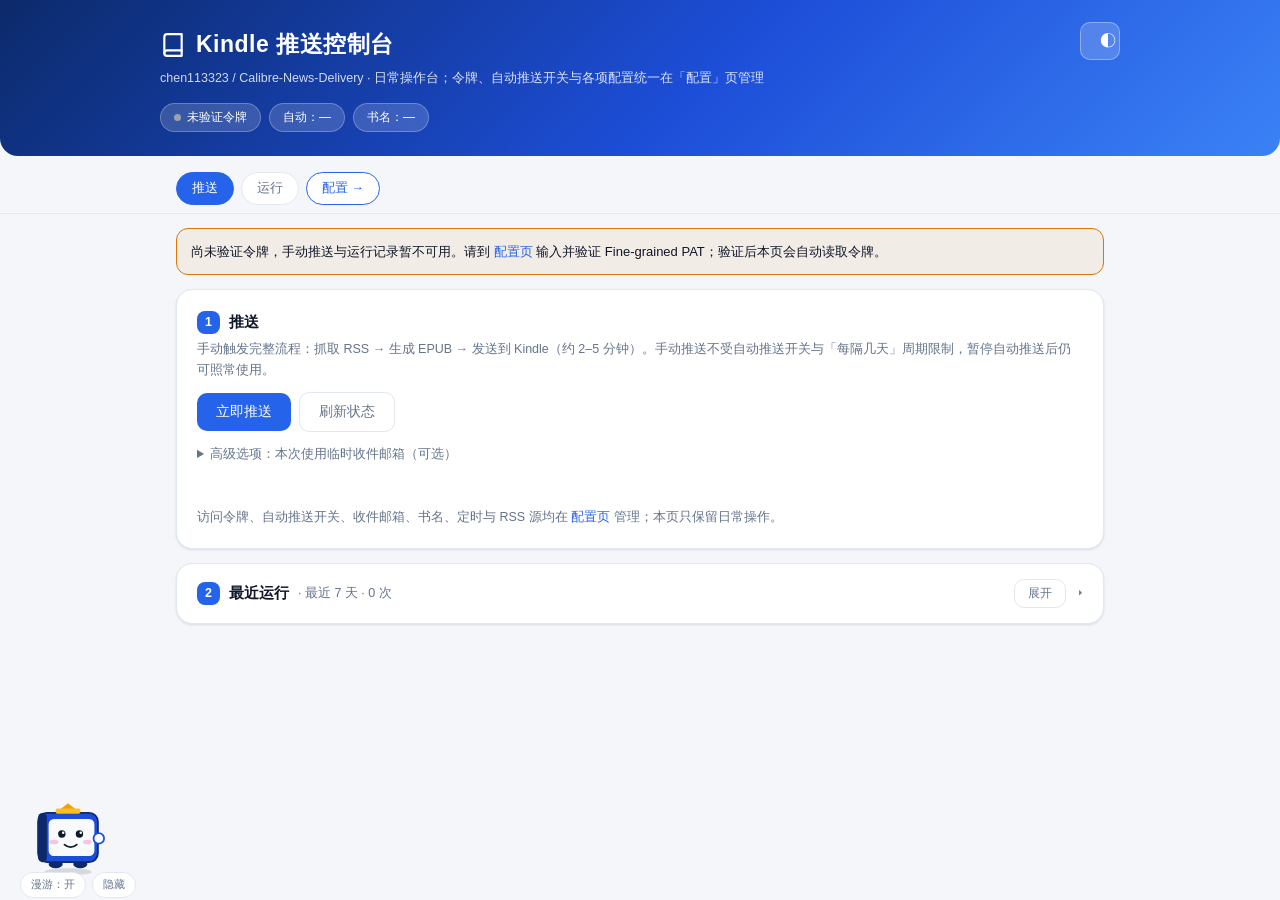
<file: index.html>
<!DOCTYPE html>
<html lang="zh-CN">
<head>
<meta charset="utf-8">
<meta name="viewport" content="width=device-width, initial-scale=1">
<title>Kindle 推送控制台</title>
<link rel="stylesheet" href="console.css">
<link rel="stylesheet" href="pet.css">
</head>
<body>
<div class="hero">
  <div class="wrap">
    <button class="theme-btn" id="theme-toggle" title="切换深浅主题">◐</button>
    <h1><svg width="26" height="26" viewBox="0 0 24 24" fill="none" stroke="currentColor" stroke-width="2" stroke-linecap="round" stroke-linejoin="round"><path d="M4 19.5A2.5 2.5 0 0 1 6.5 17H20"/><path d="M6.5 2H20v20H6.5A2.5 2.5 0 0 1 4 19.5v-15A2.5 2.5 0 0 1 6.5 2z"/></svg>Kindle 推送控制台</h1>
    <div class="sub"><a href="https://github.com/chen113323/Calibre-News-Delivery" target="_blank" rel="noopener">chen113323 / Calibre-News-Delivery</a> · 日常操作台；令牌、自动推送开关与各项配置统一在「配置」页管理</div>
    <div class="chips">
      <span class="chip"><span class="dot" id="hero-dot"></span><span id="hero-status">未验证</span></span>
      <span class="chip" id="chip-sched">自动：—</span>
      <span class="chip" id="chip-title">书名：—</span>
    </div>
  </div>
</div>

<nav class="quicknav">
  <div class="wrap">
    <a href="#sec-dispatch">推送</a>
    <a href="#sec-runs">运行</a>
    <a class="ext" href="settings.html">配置 →</a>
  </div>
</nav>

<div class="wrap">

<div class="warnbar" id="home-auth-warn">
  尚未验证令牌，手动推送与运行记录暂不可用。请到 <a href="settings.html">配置页</a> 输入并验证 Fine-grained PAT；验证后本页会自动读取令牌。
</div>
<div class="warnbar" id="home-workflow-warn">
  GitHub 已停用本仓库的定时任务（public 仓库连续 60 天无提交会自动禁用定时触发器）。手动推送仍可正常使用，请到 <a href="settings.html">配置页</a> 一键重新启用。
</div>
<div class="alertbar" id="home-alert"></div>

<section class="card" id="sec-dispatch">
  <h2><span class="num">1</span>推送</h2>
  <p class="hint">手动触发完整流程：抓取 RSS → 生成 EPUB → 发送到 Kindle（约 2–5 分钟）。手动推送不受自动推送开关与「每隔几天」周期限制，暂停自动推送后仍可照常使用。</p>
  <div class="row">
    <button id="btn-dispatch">立即推送</button>
    <button class="ghost" id="btn-refresh">刷新状态</button>
  </div>
  <details class="adv" id="adv-email">
    <summary>高级选项：本次使用临时收件邮箱（可选）</summary>
    <div class="adv-body">
      <div class="row"><input type="email" id="temp-email" placeholder="临时收件邮箱，仅本次推送生效"></div>
      <p class="hint" style="margin-bottom:0;">留空则使用配置页里的默认邮箱；临时邮箱不会改变默认配置，也不会被保存。</p>
    </div>
  </details>
  <div class="stopbar" id="stopbar">
    <span class="txt" id="stopbar-text">检测到有推送正在进行</span>
    <button class="solid-danger mini" id="btn-stop">取消本次运行</button>
  </div>
  <div class="msg" id="dispatch-msg"></div>
  <p class="hint" style="margin-top:14px;margin-bottom:0;">访问令牌、自动推送开关、收件邮箱、书名、定时与 RSS 源均在 <a href="settings.html">配置页</a> 管理；本页只保留日常操作。</p>
</section>

<section class="card collapsed" id="sec-runs">
  <div class="collapse-head" data-toggle="sec-runs">
    <h2><span class="num">2</span>最近运行<span class="collapse-summary" id="runs-summary"> · 读取中…</span></h2>
    <button class="ghost mini" data-btn="sec-runs">展开</button>
    <span class="arrow">▾</span>
  </div>
  <div class="card-body">
    <div class="runbar">
      <select id="run-range">
        <option value="1">最近 24 小时</option>
        <option value="3">最近 3 天</option>
        <option value="7" selected>最近 7 天</option>
        <option value="30">最近 30 天</option>
        <option value="0">全部记录</option>
      </select>
      <button class="ghost mini" id="runs-refresh">刷新</button>
      <div class="scope" id="run-scope">时间范围：读取中…</div>
    </div>
    <ul class="runs" id="runs"></ul>
  </div>
</section>

</div>
<script src="console.js"></script>
<script>WML.initHome();</script>
<script src="pet.js"></script>
</body>
</html>
</file>
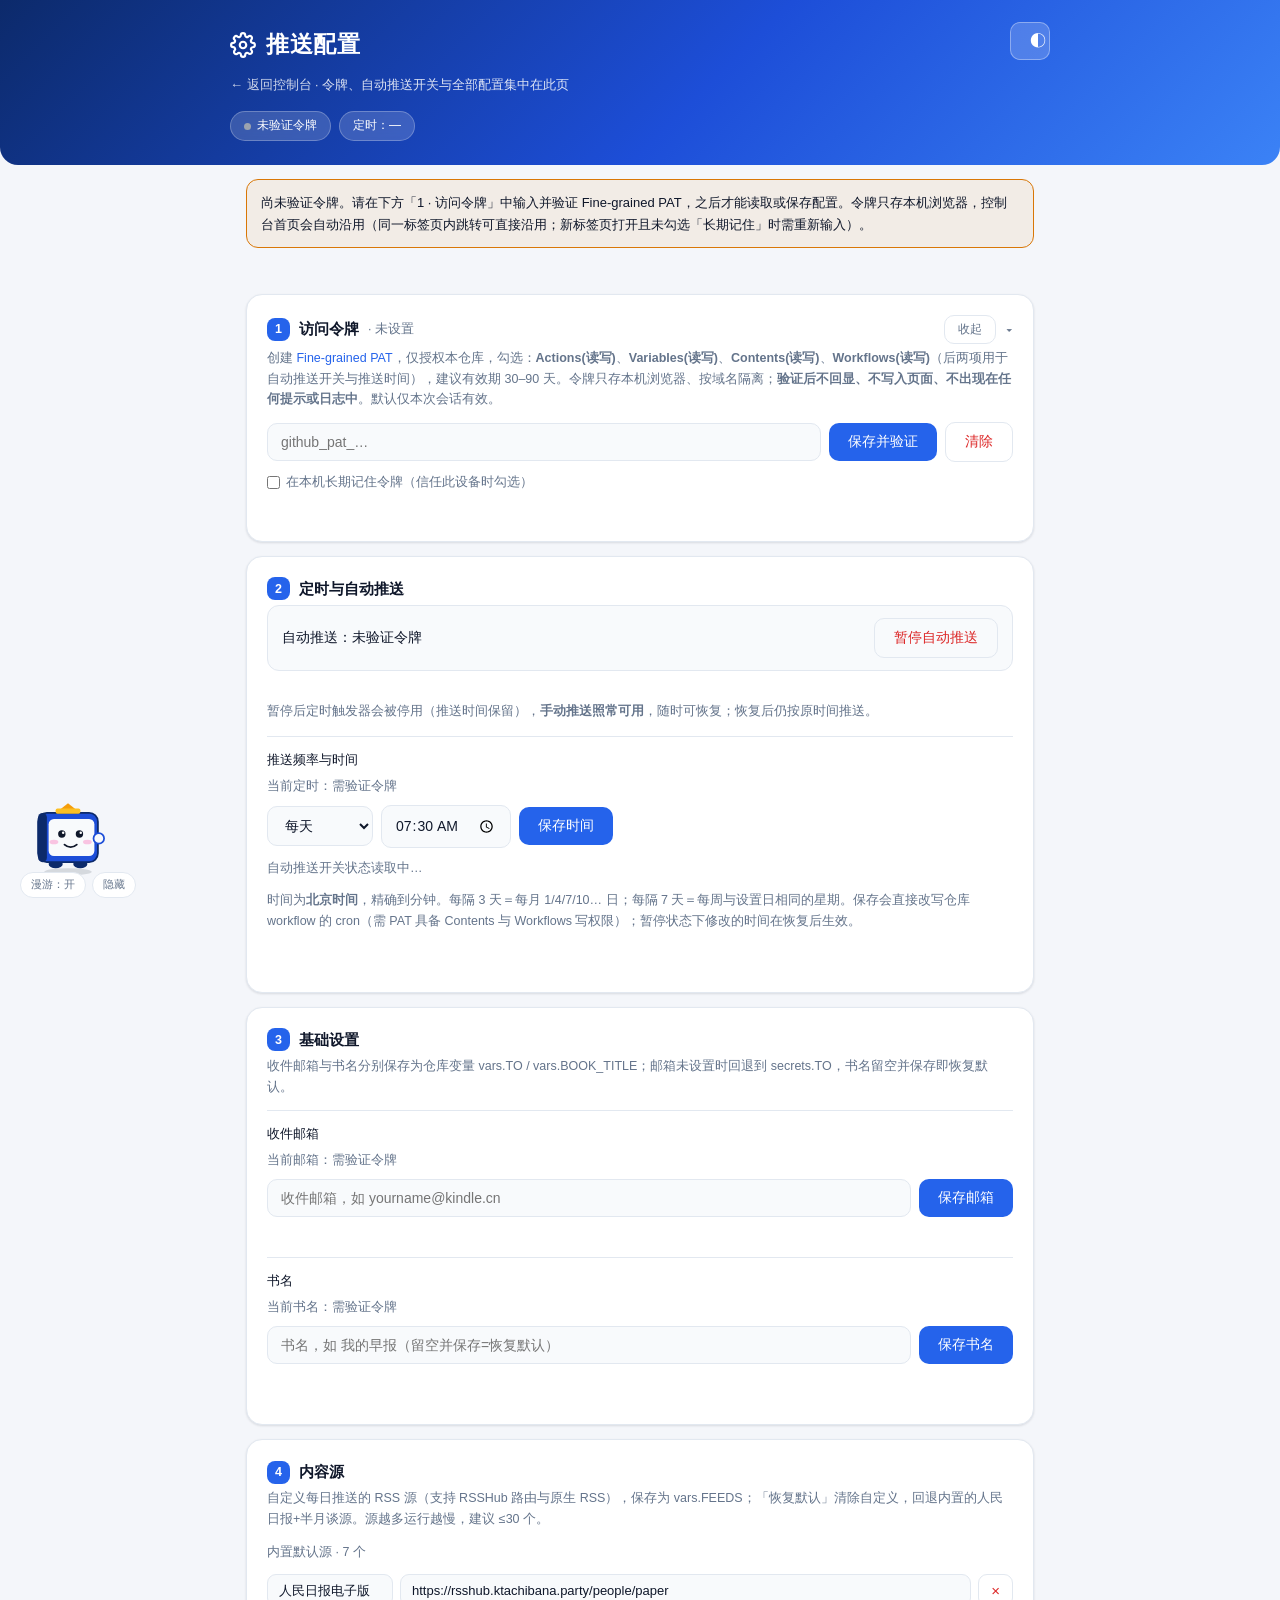
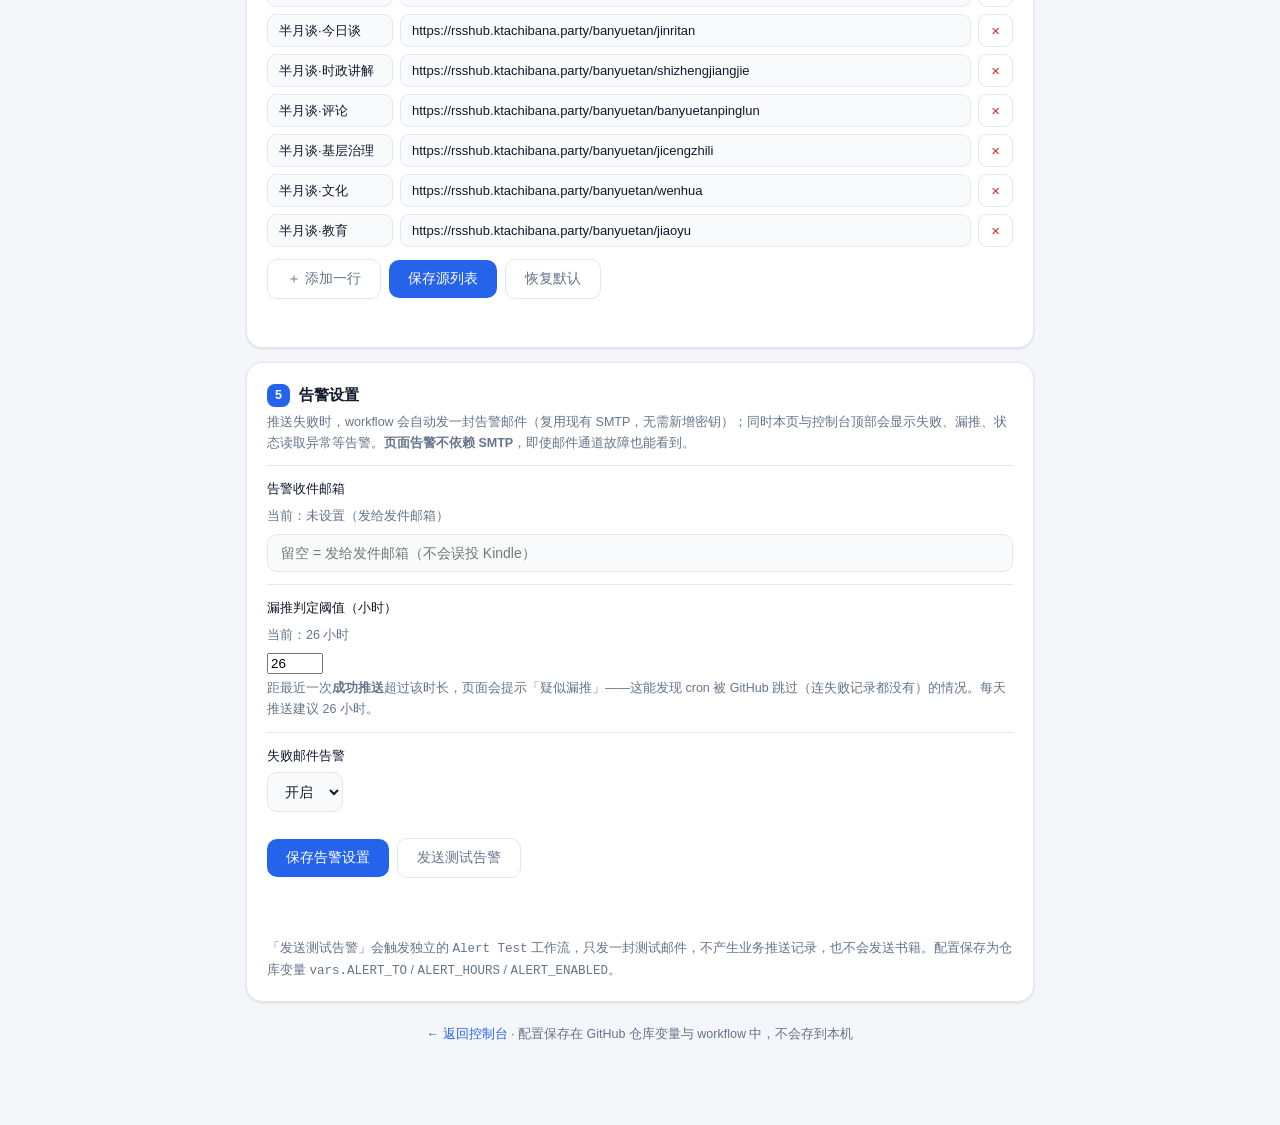
<file: settings.html>
<!DOCTYPE html>
<html lang="zh-CN">
<head>
<meta charset="utf-8">
<meta name="viewport" content="width=device-width, initial-scale=1">
<title>推送配置 · Kindle 推送控制台</title>
<link rel="stylesheet" href="console.css">
<link rel="stylesheet" href="pet.css">
</head>
<body class="settings">
<div class="hero">
  <div class="wrap">
    <button class="theme-btn" id="theme-toggle" title="切换深浅主题">◐</button>
    <h1><svg width="26" height="26" viewBox="0 0 24 24" fill="none" stroke="currentColor" stroke-width="2" stroke-linecap="round" stroke-linejoin="round"><circle cx="12" cy="12" r="3"/><path d="M19.4 15a1.65 1.65 0 0 0 .33 1.82l.06.06a2 2 0 1 1-2.83 2.83l-.06-.06a1.65 1.65 0 0 0-1.82-.33 1.65 1.65 0 0 0-1 1.51V21a2 2 0 1 1-4 0v-.09A1.65 1.65 0 0 0 9 19.4a1.65 1.65 0 0 0-1.82.33l-.06.06a2 2 0 1 1-2.83-2.83l.06-.06A1.65 1.65 0 0 0 4.6 15a1.65 1.65 0 0 0-1.51-1H3a2 2 0 1 1 0-4h.09A1.65 1.65 0 0 0 4.6 9a1.65 1.65 0 0 0-.33-1.82l-.06-.06a2 2 0 1 1 2.83-2.83l.06.06A1.65 1.65 0 0 0 9 4.6 1.65 1.65 0 0 0 10 3.09V3a2 2 0 1 1 4 0v.09A1.65 1.65 0 0 0 15 4.6a1.65 1.65 0 0 0 1.82-.33l.06-.06a2 2 0 1 1 2.83 2.83l-.06.06A1.65 1.65 0 0 0 19.4 9c.14.36.4.66.74.85.3.16.64.25.98.25H21a2 2 0 1 1 0 4h-.09a1.65 1.65 0 0 0-1.51 1z"/></svg>推送配置</h1>
    <div class="sub"><a class="backlink" href="index.html">← 返回控制台</a> · 令牌、自动推送开关与全部配置集中在此页</div>
    <div class="chips">
      <span class="chip"><span class="dot" id="hero-dot"></span><span id="hero-status">未验证</span></span>
      <span class="chip" id="chip-sched">定时：—</span>
    </div>
  </div>
</div>

<div class="wrap">

<div class="warnbar" id="settings-auth-warn">
  尚未验证令牌。请在下方「1 · 访问令牌」中输入并验证 Fine-grained PAT，之后才能读取或保存配置。令牌只存本机浏览器，控制台首页会自动沿用（同一标签页内跳转可直接沿用；新标签页打开且未勾选「长期记住」时需重新输入）。
</div>
<div class="warnbar" id="workflow-state-warn">
  <span id="workflow-state-text"></span>
  <button class="mini" id="btn-enable-workflow" style="display:none;margin-left:10px;">重新启用定时任务</button>
</div>
<div class="msg" id="workflow-msg"></div>
<div class="alertbar" id="settings-alert"></div>

<section class="card" id="sec-auth">
  <div class="collapse-head" data-toggle="sec-auth">
    <h2><span class="num">1</span>访问令牌<span class="collapse-summary" id="auth-summary"> · 未设置</span></h2>
    <button class="ghost mini" data-btn="sec-auth">收起</button>
    <span class="arrow">▾</span>
  </div>
  <div class="card-body">
    <p class="hint">创建 <a href="https://github.com/settings/personal-access-tokens/new" target="_blank" rel="noopener">Fine-grained PAT</a>，仅授权本仓库，勾选：<b>Actions(读写)</b>、<b>Variables(读写)</b>、<b>Contents(读写)</b>、<b>Workflows(读写)</b>（后两项用于自动推送开关与推送时间），建议有效期 30–90 天。令牌只存本机浏览器、按域名隔离；<b>验证后不回显、不写入页面、不出现在任何提示或日志中</b>。默认仅本次会话有效。</p>
    <div class="row">
      <input type="password" id="token" placeholder="github_pat_…" autocomplete="new-password" spellcheck="false">
      <button id="save-token">保存并验证</button>
      <button class="danger" id="clear-token">清除</button>
    </div>
    <label class="opt"><input type="checkbox" id="remember-token"> 在本机长期记住令牌（信任此设备时勾选）</label>
    <div class="msg" id="auth-msg"></div>
  </div>
</section>

<section class="card">
  <h2><span class="num">2</span>定时与自动推送</h2>
  <div class="switch-row" id="auto-row">
    <span class="txt" id="auto-line">自动推送：读取中…</span>
    <button class="danger" id="btn-auto" disabled>暂停自动推送</button>
  </div>
  <div class="msg" id="auto-msg"></div>
  <p class="hint" style="margin:2px 0 14px;">暂停后定时触发器会被停用（推送时间保留），<b>手动推送照常可用</b>，随时可恢复；恢复后仍按原时间推送。</p>

  <div class="field">
    <label>推送频率与时间</label>
    <div class="cur" id="sched-cur">当前定时：未读取</div>
    <div class="row">
      <select id="sched-freq">
        <option value="daily">每天</option>
        <option value="every3">每隔 3 天</option>
        <option value="every7">每隔 7 天</option>
      </select>
      <input type="time" id="sched-time" value="07:30">
      <button id="save-sched">保存时间</button>
    </div>
    <p class="hint" id="auto-state-text" style="margin-top:10px;">自动推送开关状态读取中…</p>
    <p class="hint" style="margin-bottom:0;">时间为<b>北京时间</b>，精确到分钟。每隔 3 天＝每月 1/4/7/10… 日；每隔 7 天＝每周与设置日相同的星期。保存会直接改写仓库 workflow 的 cron（需 PAT 具备 Contents 与 Workflows 写权限）；暂停状态下修改的时间在恢复后生效。</p>
    <div class="msg" id="sched-msg"></div>
  </div>
</section>

<section class="card">
  <h2><span class="num">3</span>基础设置</h2>
  <p class="hint">收件邮箱与书名分别保存为仓库变量 vars.TO / vars.BOOK_TITLE；邮箱未设置时回退到 secrets.TO，书名留空并保存即恢复默认。</p>
  <div class="field">
    <label>收件邮箱</label>
    <div class="cur" id="cur-email">当前邮箱：未读取</div>
    <div class="row">
      <input type="email" id="new-email" placeholder="收件邮箱，如 yourname@kindle.cn">
      <button id="save-email">保存邮箱</button>
    </div>
    <div class="msg" id="email-msg"></div>
  </div>
  <div class="field">
    <label>书名</label>
    <div class="cur" id="cur-title">当前书名：未读取</div>
    <div class="row">
      <input type="text" id="new-title" placeholder="书名，如 我的早报（留空并保存=恢复默认）">
      <button id="save-title">保存书名</button>
    </div>
    <div class="msg" id="title-msg"></div>
  </div>
</section>

<section class="card">
  <h2><span class="num">4</span>内容源</h2>
  <p class="hint">自定义每日推送的 RSS 源（支持 RSSHub 路由与原生 RSS），保存为 vars.FEEDS；「恢复默认」清除自定义，回退内置的人民日报+半月谈源。源越多运行越慢，建议 ≤30 个。</p>
  <div class="hint" id="feed-status">读取中…</div>
  <div id="feed-rows"></div>
  <div class="row" style="margin-top:12px;">
    <button class="ghost" id="add-feed">＋ 添加一行</button>
    <button id="save-feeds">保存源列表</button>
    <button class="ghost" id="reset-feeds">恢复默认</button>
  </div>
  <div class="msg" id="feeds-msg"></div>
</section>

<section class="card">
  <h2><span class="num">5</span>告警设置</h2>
  <p class="hint">推送失败时，workflow 会自动发一封告警邮件（复用现有 SMTP，无需新增密钥）；同时本页与控制台顶部会显示失败、漏推、状态读取异常等告警。<b>页面告警不依赖 SMTP</b>，即使邮件通道故障也能看到。</p>
  <div class="field">
    <label>告警收件邮箱</label>
    <div class="cur" id="cur-alert-to">当前：读取中…</div>
    <div class="row"><input type="email" id="alert-to" placeholder="留空 = 发给发件邮箱（不会误投 Kindle）"></div>
  </div>
  <div class="field">
    <label>漏推判定阈值（小时）</label>
    <div class="cur" id="cur-alert-hours">当前：读取中…</div>
    <div class="row"><input type="number" id="alert-hours" min="2" max="168" placeholder="26"></div>
    <p class="hint" style="margin-bottom:0;">距最近一次<b>成功推送</b>超过该时长，页面会提示「疑似漏推」——这能发现 cron 被 GitHub 跳过（连失败记录都没有）的情况。每天推送建议 26 小时。</p>
  </div>
  <div class="field">
    <label>失败邮件告警</label>
    <div class="row"><select id="alert-enabled"><option value="1">开启</option><option value="0">关闭</option></select></div>
  </div>
  <div class="row" style="margin-top:14px;">
    <button id="save-alert">保存告警设置</button>
    <button class="ghost" id="send-test-alert">发送测试告警</button>
  </div>
  <div class="msg" id="alert-msg"></div>
  <div class="msg" id="alert-test-msg"></div>
  <p class="hint" style="margin-bottom:0;">「发送测试告警」会触发独立的 <code>Alert Test</code> 工作流，只发一封测试邮件，不产生业务推送记录，也不会发送书籍。配置保存为仓库变量 <code>vars.ALERT_TO</code> / <code>ALERT_HOURS</code> / <code>ALERT_ENABLED</code>。</p>
</section>

<p class="hint" style="text-align:center;margin-top:22px;"><a href="index.html">← 返回控制台</a> · 配置保存在 GitHub 仓库变量与 workflow 中，不会存到本机</p>

</div>
<script src="console.js"></script>
<script>WML.initSettings();</script>
<script src="pet.js"></script>
</body>
</html>
</file>
<file: console.css>
:root{
  --bg:#f4f6fa; --card:#ffffff; --text:#0f172a; --text2:#64748b;
  --primary:#2563eb; --primary-h:#1d4ed8; --ok:#16a34a; --bad:#dc2626; --warn:#d97706;
  --line:#e2e8f0; --chip:#eef2ff; --input-bg:#f8fafc;
  --shadow:0 1px 3px rgba(15,23,42,.07),0 1px 2px rgba(15,23,42,.05);
  --shadow-h:0 12px 28px -10px rgba(15,23,42,.18);
}
[data-theme=dark]{
  --bg:#0b1220; --card:#141d30; --text:#e2e8f0; --text2:#8fa3bb;
  --primary:#3b82f6; --primary-h:#60a5fa; --ok:#22c55e; --bad:#ef4444; --warn:#f59e0b;
  --line:#27354e; --chip:#1b2a45; --input-bg:#0f1a2e;
  --shadow:0 1px 3px rgba(0,0,0,.35); --shadow-h:0 12px 28px -10px rgba(0,0,0,.55);
}
*{ box-sizing:border-box; margin:0; }
body{ font-family:-apple-system,"PingFang SC","Microsoft YaHei","Segoe UI",sans-serif;
  background:var(--bg); color:var(--text); line-height:1.65; padding:0 0 70px;
  -webkit-font-smoothing:antialiased; transition:background .3s,color .3s; }
.wrap{ max-width:680px; margin:0 auto; padding:0 16px; }

.hero{ background:linear-gradient(135deg,#0c2a6b 0%,#1d4ed8 55%,#3b82f6 100%);
  color:#fff; padding:30px 16px 26px; border-radius:0 0 28px 28px; margin-bottom:8px; }
.hero .wrap{ padding:0; position:relative; }
.hero h1{ font-size:23px; font-weight:700; letter-spacing:.5px; display:flex; align-items:center; gap:10px; }
.hero h1 svg{ flex-shrink:0; }
.hero .sub{ font-size:12.5px; opacity:.85; margin-top:4px; }
.hero .sub a{ color:#fff; opacity:.95; }
.chips{ display:flex; gap:8px; flex-wrap:wrap; margin-top:14px; }
.chip{ background:rgba(255,255,255,.16); backdrop-filter:blur(4px);
  border:1px solid rgba(255,255,255,.25); border-radius:99px;
  padding:4px 13px; font-size:12px; display:flex; align-items:center; gap:6px; }
.chip .dot{ width:7px; height:7px; border-radius:50%; background:#9ca3af; flex-shrink:0; }
.chip .dot.ok{ background:#4ade80; } .chip .dot.bad{ background:#f87171; }
.chip .dot.run{ background:#fde047; animation:pulse 1.4s ease-in-out infinite; }
.chip .dot.pause{ background:#fbbf24; }
@keyframes pulse{ 50%{ opacity:.3; } }
.theme-btn{ position:absolute; top:-4px; right:0; background:rgba(255,255,255,.18);
  border:1px solid rgba(255,255,255,.35); border-radius:10px; color:#fff;
  width:38px; height:38px; cursor:pointer; font-size:16px; line-height:1; }
.theme-btn:hover{ background:rgba(255,255,255,.3); }

.card{ background:var(--card); border:1px solid var(--line); border-radius:16px;
  padding:20px; margin:14px 0; box-shadow:var(--shadow); transition:box-shadow .25s; }
.card:hover{ box-shadow:var(--shadow-h); }
.card h2{ font-size:15px; font-weight:600; margin-bottom:4px; display:flex; align-items:center; gap:9px; }
.card h3{ font-size:14px; font-weight:600; margin:0 0 4px; }
.num{ background:var(--primary); color:#fff; width:23px; height:23px; border-radius:8px;
  font-size:12.5px; display:inline-flex; align-items:center; justify-content:center; flex-shrink:0; }
.hint{ color:var(--text2); font-size:12.5px; margin:4px 0 12px; }
.hint a{ color:var(--primary); }
.row{ display:flex; gap:8px; flex-wrap:wrap; align-items:center; }
input[type=text],input[type=password],input[type=email],input[type=time],select{
  flex:1 1 170px; border:1px solid var(--line); background:var(--input-bg); color:var(--text);
  border-radius:10px; padding:10px 13px; font-size:14px; min-width:0;
  font-family:inherit; transition:border .2s,box-shadow .2s; }
input[type=time]{ flex:0 1 130px; }
select{ flex:0 1 auto; cursor:pointer; }
input:focus,select:focus{ outline:none; border-color:var(--primary); box-shadow:0 0 0 3px rgba(37,99,235,.15); }
button{ border:0; border-radius:10px; background:var(--primary); color:#fff; font-size:13.5px;
  padding:10px 19px; cursor:pointer; white-space:nowrap; font-weight:500;
  transition:background .15s,transform .1s; }
button:hover{ background:var(--primary-h); }
button:active{ transform:scale(.97); }
button:disabled{ background:#9aa7b8; cursor:not-allowed; transform:none; }
button.ghost{ background:transparent; color:var(--text2); border:1px solid var(--line); }
button.ghost:hover{ background:var(--chip); color:var(--text); }
button.danger{ background:transparent; color:var(--bad); border:1px solid var(--line); }
button.danger:hover{ background:rgba(220,38,38,.08); border-color:var(--bad); }
button.solid-danger{ background:var(--bad); }
button.solid-danger:hover{ background:#b91c1c; }

.msg{ font-size:13px; margin-top:10px; min-height:18px; }
.msg.ok{ color:var(--ok); } .msg.bad{ color:var(--bad); } .msg.warn{ color:var(--warn); }

.field{ padding:12px 0; border-top:1px solid var(--line); }
.field:first-child{ border-top:0; padding-top:0; }
.field>label{ display:block; font-size:13px; font-weight:500; margin-bottom:6px; }
.field .cur{ font-size:12.5px; color:var(--text2); margin-bottom:8px; word-break:break-all; }

.collapse-head{ display:flex; align-items:center; gap:10px; cursor:pointer; }
.collapse-head h2{ flex:1; min-width:0; margin-bottom:0; }
.collapse-summary{ font-size:12px; font-weight:400; color:var(--text2);
  overflow:hidden; text-overflow:ellipsis; white-space:nowrap; min-width:0; }
.collapse-head .arrow{ color:var(--text2); font-size:13px; transition:transform .25s; flex-shrink:0; }
.card.collapsed .arrow{ transform:rotate(-90deg); }
.card.collapsed .card-body{ display:none; }
.card.collapsed{ padding:15px 20px; }
button.mini{ padding:5px 13px; font-size:12px; flex-shrink:0; }

.switch-row{ display:flex; gap:12px; align-items:center; flex-wrap:wrap;
  padding:12px 14px; border-radius:12px; border:1px solid var(--line); background:var(--input-bg); }
.switch-row .txt{ flex:1 1 220px; min-width:0; font-size:13.5px; }
.switch-row.on{ border-color:rgba(22,163,74,.45); background:rgba(22,163,74,.07); }
.switch-row.off{ border-color:rgba(217,119,6,.45); background:rgba(217,119,6,.08); }

.feedrow{ display:flex; gap:7px; margin-bottom:7px; align-items:center; }
.feedrow input{ flex:1 1 110px; border:1px solid var(--line); background:var(--input-bg); color:var(--text);
  border-radius:9px; padding:8px 11px; font-size:13px; min-width:0; }
.feedrow input:focus{ outline:none; border-color:var(--primary); box-shadow:0 0 0 3px rgba(37,99,235,.13); }
.feedrow .ft{ flex:0 0 126px; }
.feedrow .fx{ background:transparent; color:var(--bad); border:1px solid var(--line);
  padding:7px 12px; font-size:15px; flex-shrink:0; border-radius:9px; cursor:pointer; }
.feedrow .fx:hover{ background:rgba(220,38,38,.08); border-color:var(--bad); }

ul.runs{ list-style:none; padding:0; }
ul.runs li{ display:flex; align-items:center; gap:10px; padding:11px 2px;
  border-top:1px solid var(--line); font-size:13.5px; flex-wrap:wrap; }
ul.runs li:first-child{ border-top:0; }
.badge{ padding:3px 11px; border-radius:99px; font-size:11.5px; color:#fff; flex-shrink:0; font-weight:500; }
.b-ok{ background:var(--ok); } .b-bad{ background:var(--bad); }
.b-run{ background:var(--primary); animation:pulse 1.4s ease-in-out infinite; }
.b-wait{ background:var(--warn); } .b-skip{ background:#888780; }
.r-time{ color:var(--text2); font-size:12.5px; }
.r-name{ flex:1 1 100%; color:var(--text2); font-size:12.5px; overflow:hidden; text-overflow:ellipsis; white-space:nowrap; }
a{ color:var(--primary); text-decoration:none; }
a:hover{ text-decoration:underline; }
label.opt{ font-size:12.5px; color:var(--text2); display:flex; align-items:center; gap:6px; margin-top:10px; cursor:pointer; }
label.opt input{ accent-color:var(--primary); }

.skeleton{ height:14px; border-radius:6px; margin:12px 0;
  background:linear-gradient(90deg,var(--chip) 25%,var(--line) 50%,var(--chip) 75%);
  background-size:200% 100%; animation:shimmer 1.3s infinite; }
@keyframes shimmer{ to{ background-position:-200% 0; } }

.quicknav{ position:sticky; top:0; z-index:50;
  background:rgba(244,246,250,.92); backdrop-filter:blur(10px);
  border-bottom:1px solid var(--line); padding:8px 0; margin-top:6px; }
[data-theme=dark] .quicknav{ background:rgba(11,18,32,.92); }
.quicknav .wrap{ display:flex; gap:7px; overflow-x:auto; scrollbar-width:none; }
.quicknav .wrap::-webkit-scrollbar{ display:none; }
.quicknav a{ flex-shrink:0; font-size:12.5px; padding:5px 15px; border-radius:99px;
  border:1px solid var(--line); color:var(--text2); background:var(--card);
  text-decoration:none; white-space:nowrap; transition:all .2s; }
.quicknav a:hover{ color:var(--primary); border-color:var(--primary); text-decoration:none; }
.quicknav a.active{ background:var(--primary); border-color:var(--primary); color:#fff; }
.quicknav a.ext{ border-color:var(--primary); color:var(--primary); }
section.card[id]{ scroll-margin-top:70px; }

.stopbar{ display:none; margin-top:14px; padding:12px 14px; border-radius:12px;
  border:1px solid var(--warn); background:rgba(217,119,6,.08);
  font-size:13px; align-items:center; gap:10px; flex-wrap:wrap; }
.stopbar.show{ display:flex; }
.stopbar .txt{ flex:1 1 200px; min-width:0; }
details.adv{ margin-top:12px; }
details.adv summary{ cursor:pointer; font-size:12.5px; color:var(--text2); user-select:none; }
details.adv summary:hover{ color:var(--primary); }
details.adv .adv-body{ margin-top:10px; }
.runbar{ display:flex; gap:10px; align-items:center; flex-wrap:wrap; margin-bottom:6px; }
.runbar .scope{ font-size:12.5px; color:var(--text2); flex:1 1 100%; }
.empty{ color:var(--text2); font-size:13px; padding:8px 0; }
.warnbar{ display:none; padding:12px 14px; border-radius:12px; margin:14px 0;
  border:1px solid var(--warn); background:rgba(217,119,6,.08); font-size:13px; }
.warnbar.show{ display:block; }
.alertbar{ display:none; margin:14px 0; padding:13px 16px; border-radius:12px;
  border:1px solid var(--bad); background:rgba(220,38,38,.07); font-size:13px; }
.alertbar.show{ display:block; }
.alertbar.mild{ border-color:var(--warn); background:rgba(217,119,6,.08); }
.alertbar .ab-head{ font-weight:600; color:var(--bad); margin-bottom:6px;
  display:flex; align-items:center; gap:7px; }
.alertbar.mild .ab-head{ color:var(--warn); }
.alertbar ul{ margin:6px 0 0 18px; font-size:12.8px; }
.alertbar li{ margin:4px 0; color:var(--text); }
.alertbar a{ color:var(--primary); }
[data-theme=dark] .alertbar{ background:rgba(239,68,68,.10); }
[data-theme=dark] .alertbar.mild{ background:rgba(245,158,11,.10); }
.backlink{ display:inline-flex; align-items:center; gap:6px; font-size:13px; margin:6px 0 2px; }

.toast{ position:fixed; right:18px; bottom:18px; z-index:99; max-width:320px;
  background:var(--card); color:var(--text); border:1px solid var(--line); border-left:4px solid var(--primary);
  border-radius:12px; box-shadow:var(--shadow-h); padding:12px 16px; font-size:13.5px;
  opacity:0; transform:translateY(12px); transition:opacity .3s,transform .3s; }
.toast.show{ opacity:1; transform:translateY(0); }
.toast.t-ok{ border-left-color:var(--ok); } .toast.t-bad{ border-left-color:var(--bad); } .toast.t-warn{ border-left-color:var(--warn); }
@media(max-width:520px){
  .hero{ padding:24px 16px 20px; border-radius:0 0 20px 20px; }
  .card{ padding:16px; border-radius:14px; }
  .card.collapsed{ padding:13px 16px; }
  .feedrow .ft{ flex:1 1 100%; }
  .toast{ left:16px; right:16px; max-width:none; }
  input[type=time]{ flex:1 1 120px; }
}
@media(min-width:900px){
  .wrap{ max-width:960px; }
  .hero{ padding:26px 20px 24px; border-radius:0 0 18px 18px; }
  .collapse-summary{ font-size:12.5px; }
  .toast{ right:max(18px,calc((100vw - 960px)/2 + 18px)); }
  body.settings .wrap{ max-width:820px; }
}
</file>
<file: pet.css>
/* 推送小信使 · 零外部资源的互动桌宠（pet.js 配套） */
.wml-pet{position:fixed;left:24px;bottom:22px;width:88px;height:88px;z-index:40;
  cursor:grab;user-select:none;touch-action:none;transition:opacity .25s}
.wml-pet.dragging{cursor:grabbing}
.wml-pet.hidden{display:none}
.wml-pet svg{width:100%;height:100%;display:block;overflow:visible;
  transform:scaleX(var(--pet-dir,1));transition:transform .2s}
.wml-pet .pet-body{animation:petBreathe 2.8s ease-in-out infinite;transform-box:fill-box;transform-origin:center bottom}
@keyframes petBreathe{50%{transform:translateY(-3px)}}
.wml-pet.walking .pet-body{animation:petWalk .48s ease-in-out infinite}
@keyframes petWalk{0%,100%{transform:translateY(0) rotate(-2deg)}50%{transform:translateY(-4px) rotate(2deg)}}
.wml-pet.waving .pet-arm{animation:petWave .32s ease-in-out 3;transform-box:fill-box;transform-origin:center bottom}
@keyframes petWave{0%,100%{transform:rotate(0)}50%{transform:rotate(-28deg)}}
.wml-pet.blinking .eyes-open{transform:scaleY(.12);transform-box:fill-box;transform-origin:center}
.wml-pet .eyes-happy,.wml-pet .mouth-sad,.wml-pet .mouth-o,.wml-pet .mouth-flat{display:none}
.wml-pet.mood-happy .eyes-open,.wml-pet.mood-sad .mouth-smile,
.wml-pet.mood-working .mouth-smile,.wml-pet.mood-sleep .eyes-open{display:none}
.wml-pet.mood-happy .eyes-happy,.wml-pet.mood-sad .mouth-sad,
.wml-pet.mood-working .mouth-o,.wml-pet.mood-sleep .eyes-happy,
.wml-pet.mood-sleep .mouth-flat{display:inline}
.wml-pet.mood-sleep .mouth-smile{display:none}
.wml-pet.mood-sleep .pet-body{animation-duration:5s;opacity:.88}
.wml-pet .pet-shadow{transition:transform .2s,opacity .2s;transform-box:fill-box;transform-origin:center}
.wml-pet.flying .pet-shadow{transform:scale(.6);opacity:.45}

.pet-bubble{position:absolute;left:0;bottom:100%;margin-bottom:10px;min-width:120px;max-width:230px;
  width:max-content;background:var(--card);color:var(--text);border:1px solid var(--line);
  border-radius:12px;padding:8px 12px;font-size:12.5px;line-height:1.55;
  box-shadow:var(--shadow-h);opacity:0;transform:translateY(7px) scale(.96);
  transition:opacity .22s,transform .22s;pointer-events:none;z-index:41}
.pet-bubble.show{opacity:1;transform:translateY(0) scale(1)}

.pet-tools{position:fixed;left:20px;bottom:2px;z-index:40;display:flex;gap:6px}
.pet-tools.hidden{display:none}
.pet-tools button{font-size:11px;padding:3px 10px;border-radius:99px;border:1px solid var(--line);
  background:var(--card);color:var(--text2);cursor:pointer;line-height:1.6}
.pet-tools button:hover{color:var(--primary);border-color:var(--primary)}
.pet-tools button.off{opacity:.6}
.pet-recall{position:fixed;left:18px;bottom:18px;z-index:40;width:36px;height:36px;
  border-radius:50%;border:1px solid var(--line);background:var(--card);color:var(--text2);
  cursor:pointer;display:flex;align-items:center;justify-content:center;padding:0}
.pet-recall:hover{color:var(--primary);border-color:var(--primary)}
.pet-recall[hidden]{display:none!important}
.pet-recall svg{width:19px;height:19px}

@media(max-width:899px){
  .wml-pet{width:64px;height:64px;left:12px;bottom:16px;opacity:.94}
  .pet-bubble{max-width:180px;font-size:12px;padding:6px 10px}
  .pet-tools{left:10px;bottom:0}
}
@media(prefers-reduced-motion:reduce){
  .wml-pet .pet-body,.wml-pet.walking .pet-body,.wml-pet.waving .pet-arm{animation:none!important}
  .wml-pet.blinking .eyes-open{transform:none}
  .wml-pet svg{transition:none}
}
</file>
